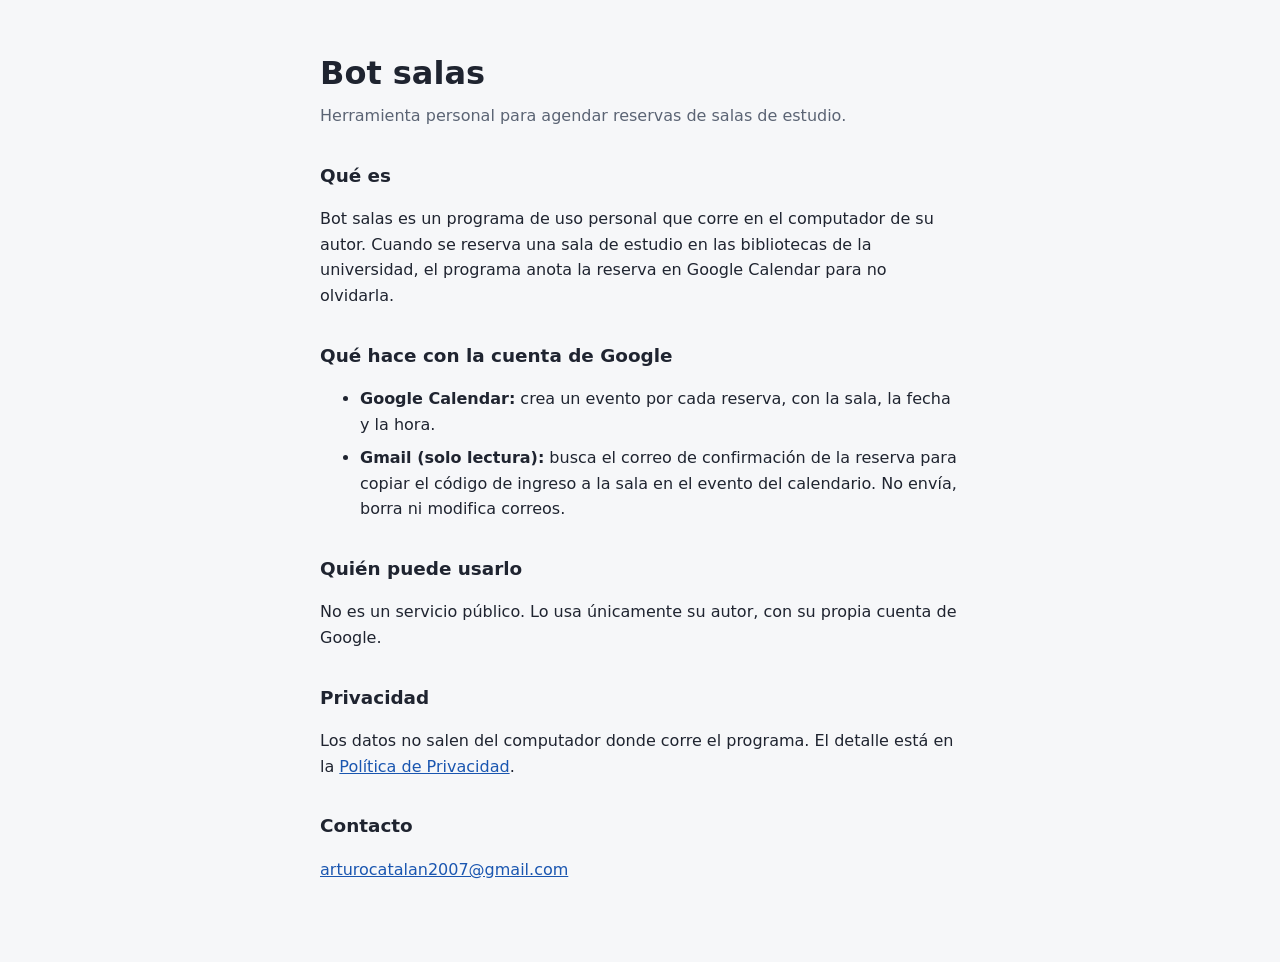
<file: index.html>
<!doctype html>
<html lang="es">
<head>
  <meta charset="utf-8">
  <meta name="viewport" content="width=device-width, initial-scale=1">
  <title>Bot salas</title>
  <link rel="stylesheet" href="estilo.css">
</head>
<body>
  <main>
    <h1>Bot salas</h1>
    <p class="bajada">Herramienta personal para agendar reservas de salas de estudio.</p>

    <h2>Qué es</h2>
    <p>
      Bot salas es un programa de uso personal que corre en el computador
      de su autor. Cuando se reserva una sala de estudio en las bibliotecas
      de la universidad, el programa anota la reserva en Google Calendar para
      no olvidarla.
    </p>

    <h2>Qué hace con la cuenta de Google</h2>
    <ul>
      <li>
        <strong>Google Calendar:</strong> crea un evento por cada reserva, con
        la sala, la fecha y la hora.
      </li>
      <li>
        <strong>Gmail (solo lectura):</strong> busca el correo de confirmación
        de la reserva para copiar el código de ingreso a la sala en el evento
        del calendario. No envía, borra ni modifica correos.
      </li>
    </ul>

    <h2>Quién puede usarlo</h2>
    <p>
      No es un servicio público. Lo usa únicamente su autor, con su propia
      cuenta de Google.
    </p>

    <h2>Privacidad</h2>
    <p>
      Los datos no salen del computador donde corre el programa. El detalle
      está en la <a href="privacidad.html">Política de Privacidad</a>.
    </p>

    <h2>Contacto</h2>
    <p><a href="mailto:arturocatalan2007@gmail.com">arturocatalan2007@gmail.com</a></p>
  </main>
</body>
</html>
</file>
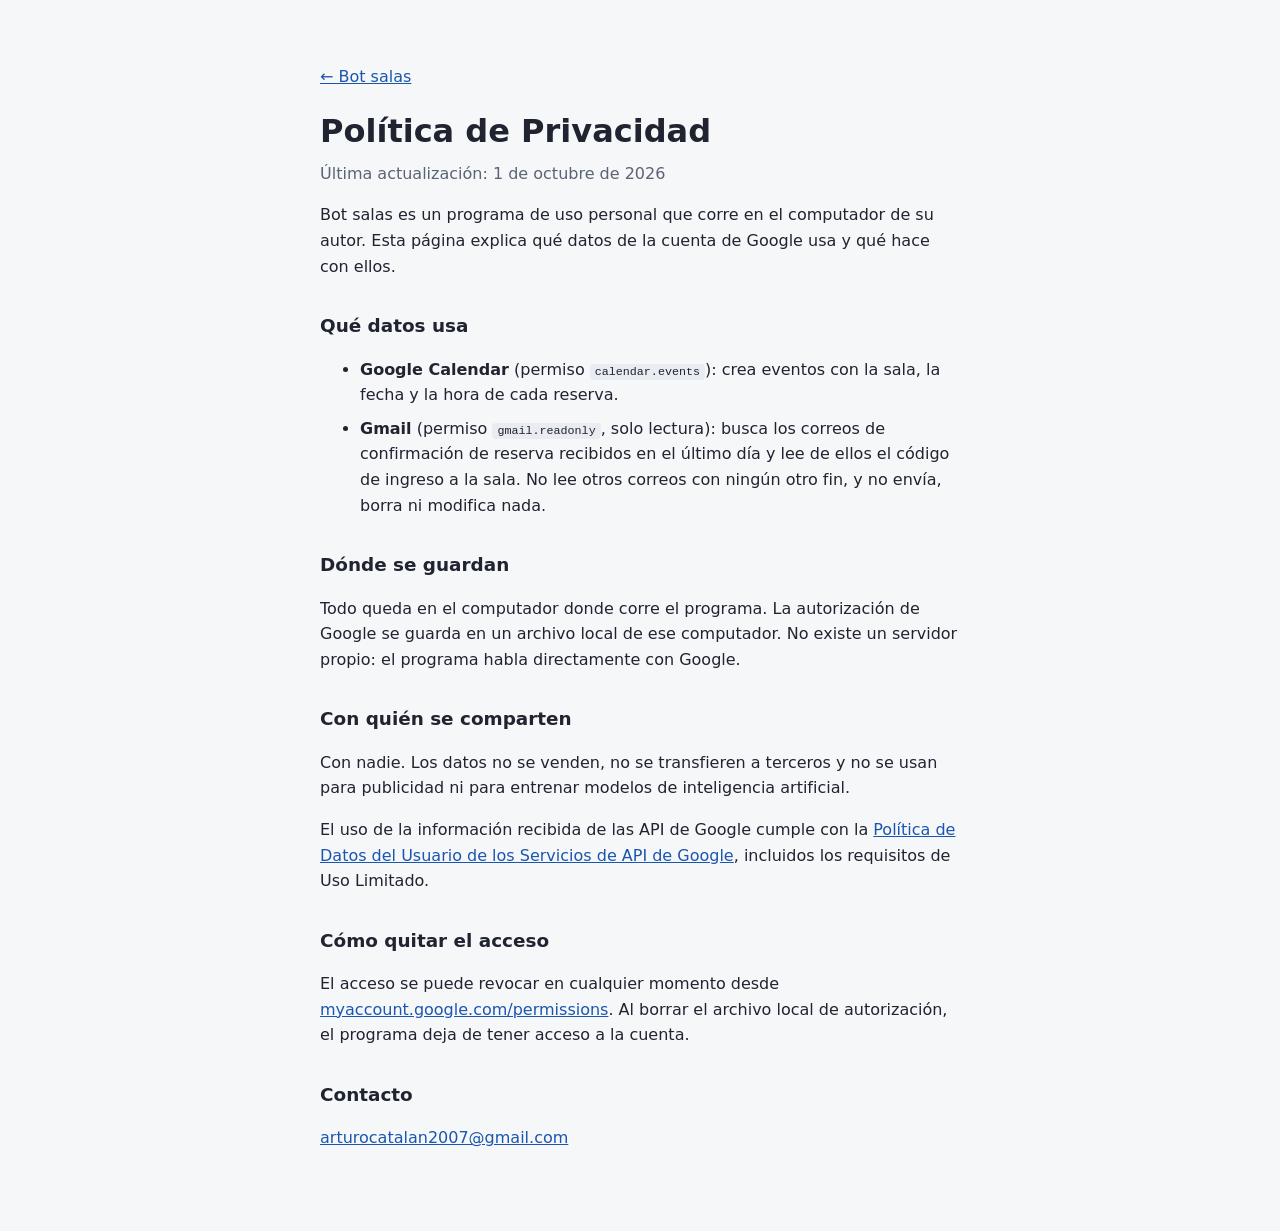
<file: privacidad.html>
<!doctype html>
<html lang="es">
<head>
  <meta charset="utf-8">
  <meta name="viewport" content="width=device-width, initial-scale=1">
  <title>Política de Privacidad - Bot salas</title>
  <link rel="stylesheet" href="estilo.css">
</head>
<body>
  <main>
    <p><a href="index.html">&larr; Bot salas</a></p>
    <h1>Política de Privacidad</h1>
    <p class="bajada">Última actualización: 1 de octubre de 2026</p>

    <p>
      Bot salas es un programa de uso personal que corre en el computador
      de su autor. Esta página explica qué datos de la cuenta de Google usa
      y qué hace con ellos.
    </p>

    <h2>Qué datos usa</h2>
    <ul>
      <li>
        <strong>Google Calendar</strong> (permiso <code>calendar.events</code>):
        crea eventos con la sala, la fecha y la hora de cada reserva.
      </li>
      <li>
        <strong>Gmail</strong> (permiso <code>gmail.readonly</code>, solo
        lectura): busca los correos de confirmación de reserva recibidos en
        el último día y lee de ellos el código de ingreso a la sala. No lee
        otros correos con ningún otro fin, y no envía, borra ni modifica
        nada.
      </li>
    </ul>

    <h2>Dónde se guardan</h2>
    <p>
      Todo queda en el computador donde corre el programa. La autorización
      de Google se guarda en un archivo local de ese computador. No existe
      un servidor propio: el programa habla directamente con Google.
    </p>

    <h2>Con quién se comparten</h2>
    <p>
      Con nadie. Los datos no se venden, no se transfieren a terceros y no
      se usan para publicidad ni para entrenar modelos de inteligencia
      artificial.
    </p>
    <p>
      El uso de la información recibida de las API de Google cumple con la
      <a href="https://developers.google.com/terms/api-services-user-data-policy">Política
      de Datos del Usuario de los Servicios de API de Google</a>, incluidos
      los requisitos de Uso Limitado.
    </p>

    <h2>Cómo quitar el acceso</h2>
    <p>
      El acceso se puede revocar en cualquier momento desde
      <a href="https://myaccount.google.com/permissions">myaccount.google.com/permissions</a>.
      Al borrar el archivo local de autorización, el programa deja de tener
      acceso a la cuenta.
    </p>

    <h2>Contacto</h2>
    <p><a href="mailto:arturocatalan2007@gmail.com">arturocatalan2007@gmail.com</a></p>
  </main>
</body>
</html>
</file>
<file: estilo.css>
body {
  margin: 0;
  background: #f6f7f9;
  color: #1f2430;
  font-family: system-ui, "Segoe UI", Roboto, sans-serif;
  line-height: 1.6;
}

main {
  max-width: 640px;
  margin: 0 auto;
  padding: 48px 20px 64px;
}

h1 {
  margin: 0 0 4px;
  font-size: 2rem;
}

h2 {
  margin: 32px 0 8px;
  font-size: 1.15rem;
}

.bajada {
  margin-top: 0;
  color: #5b6474;
}

a {
  color: #1a56b0;
}

code {
  background: #e9ecf1;
  padding: 1px 5px;
  border-radius: 4px;
  font-size: 0.9em;
}

li {
  margin-bottom: 8px;
}
</file>
